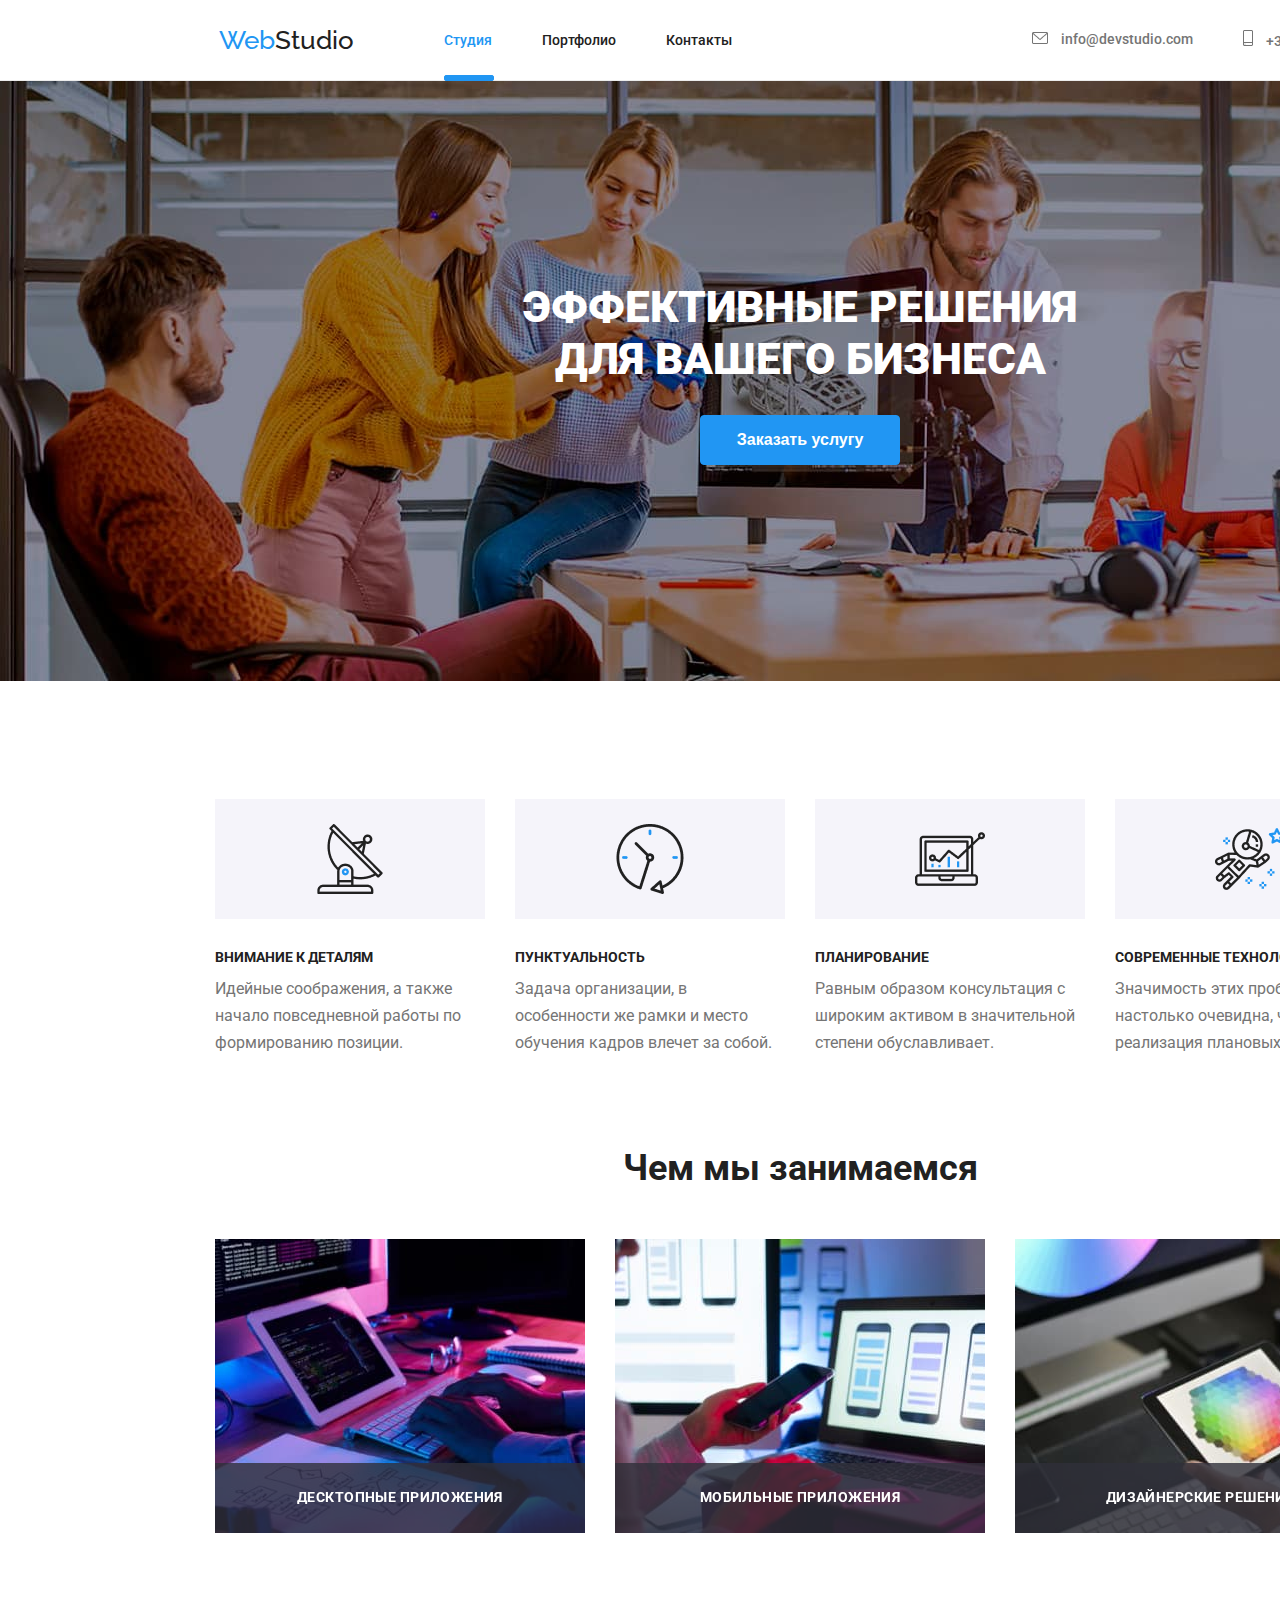
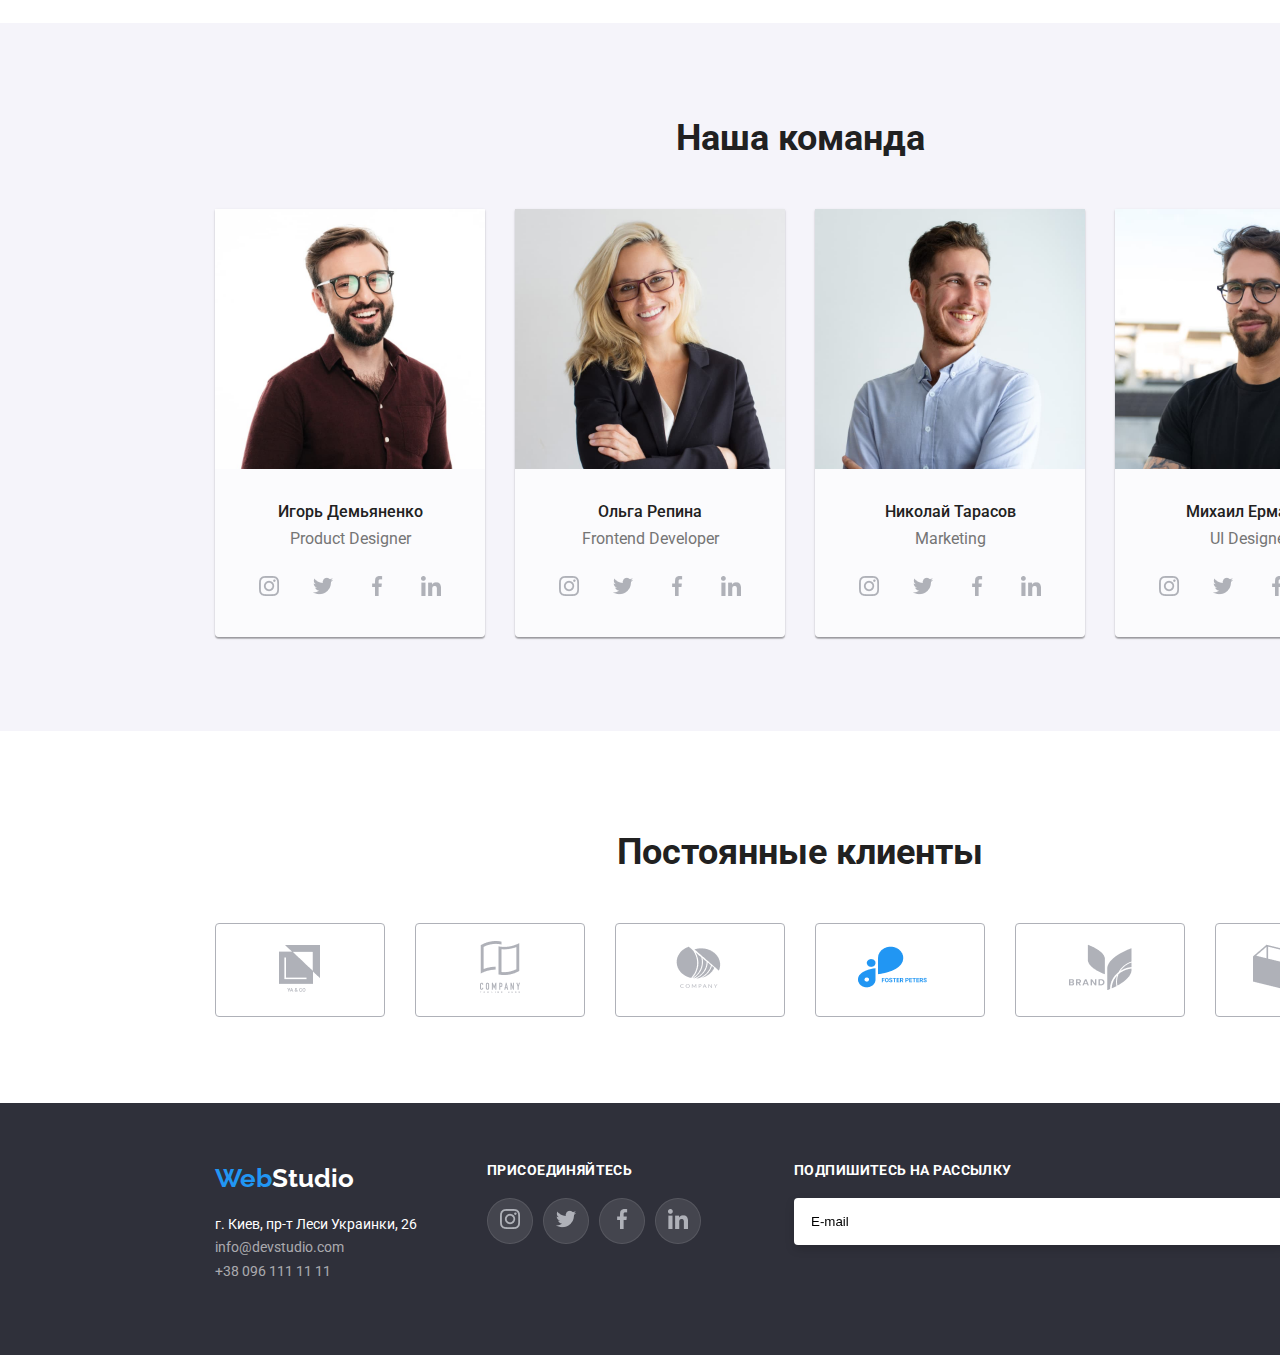
<file: index.html>
<!DOCTYPE html>
<html lang="ru">

<head>
    <meta charset="UTF-8">
    <meta http-equiv="X-UA-Compatible" content="IE=edge">
    <meta name="viewport" content="width=device-width, initial-scale=1.0">
    <link rel="preconnect" href="https://fonts.googleapis.com">
    <link rel="preconnect" href="https://fonts.gstatic.com" crossorigin>
    <link
        href="https://fonts.googleapis.com/css2?family=Raleway:wght@700&family=Roboto:wght@400;500;700;900&display=swap"
        rel="stylesheet">
    <link rel="stylesheet" href="./css/styles.css">
    <title>Студія</title>
</head>

<body>
    <header>
        <!--  Навигация -->
        <div class="fixed" id="fixed">asasa</div>
        <div class="nav">
            <nav class="navigation">
                <a href="./index.html" class="navigation-logo"><span class="logo-color">Web</span>Studio</a>
                <ul class="navigation-list">
                    <li class="navigation-item">
                        <a href="./index.html" class="navigation-link active">Студия</a>
                        <span class="active-link"></span>
                    </li>
                    <li class="navigation-item">
                        <a href="./portfolio.html" class="navigation-link">Портфолио</a>
                    </li>
                    <li class="navigation-item">
                        <a href="#" class="navigation-link">Контакты</a>
                    </li>
                </ul>
            </nav>
            <!--  Контакты -->
            <div>
                <ul class="navigation-contacts">
                    <li>
                        <img src="./images/envelope.png" alt="email_icon">
                        <a href="mailto:info@devstudio.com" class="navigation-contacts-mail">info@devstudio.com</a>
                    </li>
                    <li>
                        <img src="./images/smartphone.png" alt="tel_icon">
                        <a href="tel:+380961111111" class="navigation-contacts-tel">+38 096 111 11 11</a>
                    </li>
                </ul>
            </div>
        </div>

    </header>

    <main>
        <!-- Решения -->
        <section class="main-solutions">
            <div class="solutions-block">
                <h1 class="main-solutions-title">Эффективные решения<br /> для вашего бизнеса</h1>
                <a href="#popup"><button type="button" class="main-solutions-button">Заказать услугу</button></a>
            </div>
        </section>

        <!-- Наши преимущества -->
        <section class="main-privilege">
            <h2 class="main-privilege-title">Наши преимущества</h2>
            <ul class="privilege-list">
                <li class="privilege-item">
                    <div class="privilege-item-img">
                        <img src="./images/antenna_1.png" alt="antenna" width="70" height="70">
                    </div>
                    <h3 class="privilege-item-title">Внимание к деталям</h3>
                    <p class="privilege-item-text">Идейные соображения, а также начало повседневной работы по
                        формированию позиции.</p>
                </li>
                <li class="privilege-item">
                    <div class="privilege-item-img">
                        <img src="./images/clock_1.png" alt="antenna" width="70" height="70">
                    </div>
                    <h3 class="privilege-item-title">Пунктуальность</h3>
                    <p class="privilege-item-text">Задача организации, в особенности же рамки и место обучения кадров
                        влечет за собой.</p>
                </li>
                <li class="privilege-item">
                    <div class="privilege-item-img">
                        <img src="./images/diagram_1.png" alt="antenna" width="70" height="70">
                    </div>
                    <h3 class="privilege-item-title">Планирование</h3>
                    <p class="privilege-item-text">Равным образом консультация с широким активом в значительной степени
                        обуславливает.</p>
                </li>
                <li class="privilege-item">
                    <div class="privilege-item-img">
                        <img src="./images/astronaut_1.png" alt="antenna" width="70" height="70">
                    </div>
                    <h3 class="privilege-item-title">Современные технологии</h3>
                    <p class="privilege-item-text">Значимость этих проблем настолько очевидна, что реализация плановых
                        заданий.</p>
                </li>
            </ul>
        </section>
        <!-- Чем занимаемся -->
        <section class="main-lessons">
            <h2 class="lessons-title">Чем мы занимаемся</h2>
            <ul class="lessons-list">
                <li class="lessons-item">
                    <img src="./images/img.jpg" alt="box1" width="370" height="294">
                    <span class="lessons-ladel">Десктопные приложения</span>
                </li>
                <li class="lessons-item">
                    <img src="./images/box_2.jpg" alt="box2" width="370" height="294">
                    <span class="lessons-ladel">Мобильные приложения</span>
                </li>
                <li class="lessons-item">
                    <img src="./images/box_3.jpg" alt="box3" width="370" height="294">
                    <span class="lessons-ladel">Дизайнерские решения</span>
                </li>
            </ul>
        </section>
        <!--  Наша команда -->
        <section class="main-team">
            <h2 class="team-title">Наша команда</h2>
            <ul class="team-list">
                <li class="team-card">
                    <img src="./images/img(1).jpg" alt="" width="270" height="260">
                    <h3 class="team-list-title">Игорь Демьяненко</h3>
                    <p class="team-list-text">Product Designer</p>
                    <ul class="main-social">
                        <li>
                            <a href="https://www.instagram.com/" target="_blank"> <img src="./images/instagram_2.png"
                                    alt="instagram"></a>
                        </li>
                        <li>
                            <a href="https://twitter.com/" target="_blank"><img src="./images/twitter_1.png"
                                    alt="twitter"></a>
                        </li>
                        <li>
                            <a href="https://www.facebook.com/" target="_blank"><img src="./images/facebook_1.png"
                                    alt="facebook"></a>
                        </li>
                        <li>
                            <a href="https://www.linkedin.com/" target="_blank"><img src="./images/linkedin_1.png"
                                    alt="linkedin"></a>
                        </li>
                    </ul>
                </li>
                <li class="team-card">
                    <img src="./images/img(2).jpg" alt="" width="270" height="260">
                    <h3 class="team-list-title">Ольга Репина</h3>
                    <p class="team-list-text">Frontend Developer</p>
                    <ul class="main-social">
                        <li>
                            <a href="https://www.instagram.com/" target="_blank"> <img src="./images/instagram_2.png"
                                    alt="instagram"></a>
                        </li>
                        <li>
                            <a href="https://twitter.com/" target="_blank"><img src="./images/twitter_1.png"
                                    alt="twitter"></a>
                        </li>
                        <li>
                            <a href="https://www.facebook.com/" target="_blank"><img src="./images/facebook_1.png"
                                    alt="facebook"></a>
                        </li>
                        <li>
                            <a href="https://www.linkedin.com/" target="_blank"><img src="./images/linkedin_1.png"
                                    alt="linkedin"></a>
                        </li>
                    </ul>
                </li>
                <li class="team-card">
                    <img src="./images/img(3).jpg" alt="" width="270" height="260">
                    <h3 class="team-list-title">Николай Тарасов</h3>
                    <p class="team-list-text">Marketing</p>
                    <ul class="main-social">
                        <li>
                            <a href="https://www.instagram.com/" target="_blank"> <img src="./images/instagram_2.png"
                                    alt="instagram"></a>
                        </li>
                        <li>
                            <a href="https://twitter.com/" target="_blank"><img src="./images/twitter_1.png"
                                    alt="twitter"></a>
                        </li>
                        <li>
                            <a href="https://www.facebook.com/" target="_blank"><img src="./images/facebook_1.png"
                                    alt="facebook"></a>
                        </li>
                        <li>
                            <a href="https://www.linkedin.com/" target="_blank"><img src="./images/linkedin_1.png"
                                    alt="linkedin"></a>
                        </li>
                    </ul>
                </li>
                <li class="team-card">
                    <img src="./images/img(4).jpg" alt="" width="270" height="260">
                    <h3 class="team-list-title">Михаил Ермаков</h3>
                    <p class="team-list-text">UI Designer</p>
                    <ul class="main-social">
                        <li>
                            <a href="https://www.instagram.com/" target="_blank"> <img src="./images/instagram_2.png"
                                    alt="instagram"></a>
                        </li>
                        <li>
                            <a href="https://twitter.com/" target="_blank"><img src="./images/twitter_1.png"
                                    alt="twitter"></a>
                        </li>
                        <li>
                            <a href="https://www.facebook.com/" target="_blank"><img src="./images/facebook_1.png"
                                    alt="facebook"></a>
                        </li>
                        <li>
                            <a href="https://www.linkedin.com/" target="_blank"><img src="./images/linkedin_1.png"
                                    alt="linkedin"></a>
                        </li>
                    </ul>
                </li>
            </ul>
        </section>
        <!-- Постоянные клиенты -->
        <section class="main-client">
            <h2 class="client-title">Постоянные клиенты</h2>
            <ul class="client-list">
                <li class="client-width"><a href="#"><img src="./images/Logo_1.png" alt=""></a></li>
                <li class="client-width"><a href="#"><img src="./images/Logo_2.png" alt=""></a></li>
                <li class="client-width"><a href="#"><img src="./images/Logo_3.png" alt=""></a></li>
                <li class="client-width"><a href="#"><img src="./images/Logo_4.png" alt=""></a></li>
                <li class="client-width"><a href="#"><img src="./images/Logo_5.png" alt=""></a></li>
                <li class="client-width"><a href="#"><img src="./images/Logo_6.png" alt=""></a></li>
            </ul>
        </section>
    </main>
    <!--  Footer -->
    <footer class="footer">
        <div class="footer-content">
            <a href="#" class="footer-logo"><span class="logo-color">Web</span>Studio</a>
            <address class="footer-addres">
                <ul class="footer-list">
                    <li><a
                            href="https://www.google.com.ua/maps/place/%D0%B1%D1%83%D0%BB.+%D0%9B%D0%B5%D1%81%D0%B8+%D0%A3%D0%BA%D1%80%D0%B0%D0%B8%D0%BD%D0%BA%D0%B8,+26,+%D0%9A%D0%B8%D0%B5%D0%B2,+02000/@50.4265841,30.5361971,17z/data=!3m1!4b1!4m5!3m4!1s0x40d4cf0e033ecbe9:0x57a4dffefec77da0!8m2!3d50.4265807!4d30.5383858?hl=ru">
                            г. Киев, пр-т Леси Украинки, 26</a></li>
                    <li class="footer-list-email"><a href="mailto:info@devstudio.com">info@devstudio.com</a></li>
                    <li class="footer-list-tel"><a href="tel:+380961111111">+38 096 111 11 11</a></li>
                </ul>
            </address>
        </div>
        <div class="footer-social">
            <p>присоединяйтесь</p>
            <ul class="footer-social-list">
                <li class="social-item">
                    <a href="https://www.instagram.com/" target="_blank"> <img src="./images/instagram_2.png"
                            alt="instagram"></a>
                </li>
                <li class="social-item">
                    <a href="https://twitter.com/" target="_blank"><img src="./images/twitter_1.png" alt="twitter"></a>
                </li>
                <li class="social-item">
                    <a href="https://www.facebook.com/" target="_blank"><img src="./images/facebook_1.png"
                            alt="facebook"></a>
                </li>
                <li class="social-item">
                    <a href="https://www.linkedin.com/" target="_blank"><img src="./images/linkedin_1.png"
                            alt="linkedin"></a>
                </li>
            </ul>
        </div>
        <div class="footer-email">
            <p>Подпишитесь на рассылку</p>
            <div>
                <input class="email" type="email" name="email" id="email" value="E-mail">
                <button class="email-button" type="submit">Подписаться</button>
            </div>

        </div>
    </footer>
    <div id="popup" class="popup">
        <a href="#fixed" class="popup-area"></a>
        <div class="popup-body">
            <div class="popup-content">
                <a href="#fixed" class="popup-close">X</a>
                <div class="popup-title">Оставьте свои данные, мы вам перезвоним</div>
                <div class="popup-form">
                    <div class="input-block">
                        <label class="label-form-name" for="name">Имя</label>
                        <input class="form-name" type="text" name="name" id="name">
                        <label class="label-form-tel" for="tel">Телефон</label>
                        <input class="form-tel" type="tel" name="tel" id="tel">
                        <label class="label-form-mail" for="mail">Почта</label>
                        <input class="form-mail" type="email" name="mail" id="mail">
                    </div>
                    <div class="koment-block">
                        <label class="label-koment" for="koment">Коментарий</label>
                        <textarea class="koment-text" name="koment" id="koment" cols="30"
                            rows="10">Введите текст</textarea>
                    </div>
                    <div class="chek-block">
                        <input type="checkbox" name="checkbox" id="checkbox">
                        <p>Соглашаюсь с рассылкой и принимаю <a href="#">Условия договора</a></p>
                    </div>
                    <div class="button-block"><button class="form-button" type="submit">Отправить</button></div>
                </div>
            </div>
        </div>
    </div>
</body>

</html>
</file>
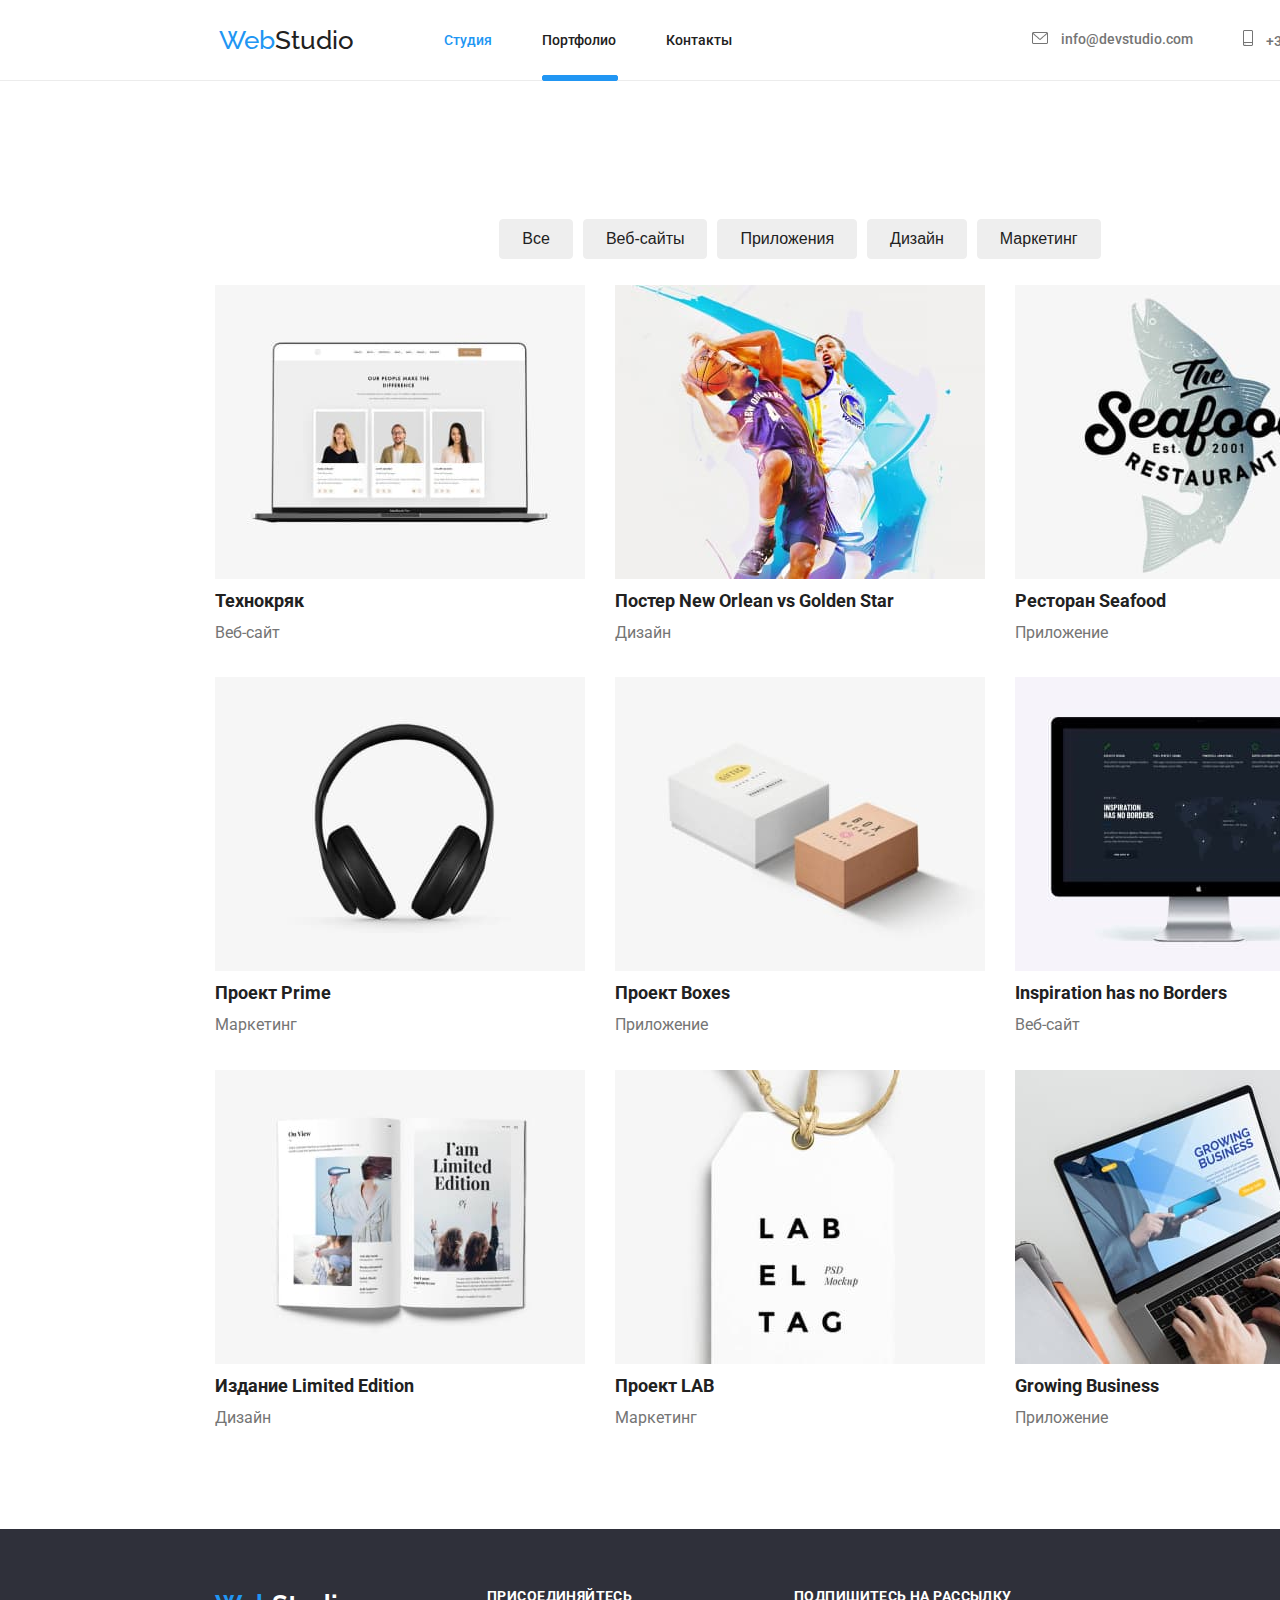
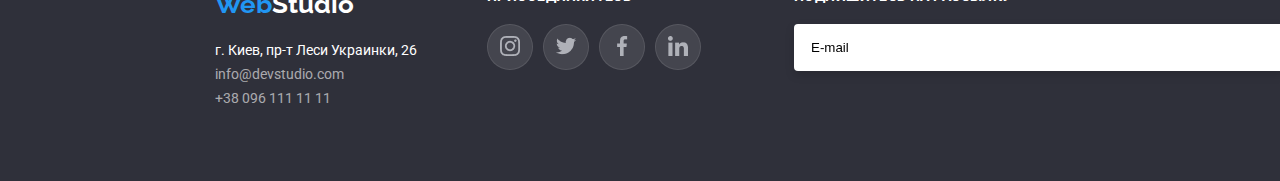
<file: portfolio.html>
<!DOCTYPE html>
<html lang="ru">

<head>
    <meta charset="UTF-8">
    <meta http-equiv="X-UA-Compatible" content="IE=edge">
    <meta name="viewport" content="width=device-width, initial-scale=1.0">
    <link rel="preconnect" href="https://fonts.googleapis.com">
    <link rel="preconnect" href="https://fonts.gstatic.com" crossorigin>
    <link
        href="https://fonts.googleapis.com/css2?family=Raleway:wght@700&family=Roboto:wght@400;500;700;900&display=swap"
        rel="stylesheet">
    <link rel="stylesheet" href="./css/styles.css">
    <title>Потфоліо</title>
</head>

<body>
    <header>
        <!--  Навигация -->
        <div class="nav">
            <nav class="navigation">
                <a href="./index.html" class="navigation-logo"><span class="logo-color">Web</span>Studio</a>
                <ul class="navigation-list">
                    <li class="navigation-item">
                        <a href="./index.html" class="navigation-link active">Студия</a>
                    </li>
                    <li class="navigation-item">
                        <a href="./portfolio.html" class="navigation-link">Портфолио</a>
                        <span class="portfolio-active-link"></span>
                    </li>
                    <li class="navigation-item">
                        <a href="#" class="navigation-link">Контакты</a>
                    </li>
                </ul>
            </nav>
            <!--  Контакты -->
            <div>
                <ul class="navigation-contacts">
                    <li>
                        <img src="./images/envelope.png" alt="email_icon">
                        <a href="mailto:info@devstudio.com" class="navigation-contacts-mail">info@devstudio.com</a>
                    </li>
                    <li>
                        <img src="./images/smartphone.png" alt="tel_icon">
                        <a href="tel:+380961111111" class="navigation-contacts-tel">+38 096 111 11 11</a>
                    </li>
                </ul>
            </div>
        </div>

    </header>
    <main>
        <section class="contant">
            <h1 class="contant-portfolio">Портфолио</h1>
            <ul class="nav-list">
                <li class="nav-item">
                    <button type="button">Все</button>
                </li>
                <li class="nav-item">
                    <button type="button">Веб-сайты</button>
                </li>
                <li class="nav-item">
                    <button type="button">Приложения</button>
                </li>
                <li class="nav-item">
                    <button type="button">Дизайн</button>
                </li>
                <li class="nav-item">
                    <button type="button">Маркетинг</button>
                </li>
            </ul>
            <ul class="contant-list">
                <li class="contant-item">
                    <a href="#" class="contant-link">
                        <img src="./images/img(5).jpg" alt="Веб-сайт" width="370" height="294">
                       <!--  <div class="contact-hover"></div> -->
                        <h2 class="contant-title">Технокряк</h2>
                        <p class="contant-text">Веб-сайт</p>
                    </a>
                </li>
                <li class="contant-item">
                    <a href="#" class="contant-link">
                        <img src="./images/img(6).jpg" alt="Дизайн" width="370" height="294">
                        <h2 class="contant-title">Постер New Orlean vs Golden Star</h2>
                        <p class="contant-text">Дизайн</p>
                    </a>
                </li>
                <li class="contant-item">
                    <a href="#" class="contant-link">
                        <img src="./images/img(7).jpg" alt="Приложение" width="370" height="294">
                        <h2 class="contant-title">Ресторан Seafood</h2>
                        <p class="contant-text">Приложение</p>
                    </a>
                </li>
                <li class="contant-item">
                    <a href="#" class="contant-link">
                        <img src="./images/img(8).jpg" alt="Маркетинг" width="370" height="294">
                        <h2 class="contant-title">Проект Prime</h2>
                        <p class="contant-text">Маркетинг</p>
                    </a>
                </li>
                <li class="contant-item">
                    <a href="#" class="contant-link">
                        <img src="./images/img(9).jpg" alt="Приложение" width="370" height="294">
                        <h2 class="contant-title">Проект Boxes</h2>
                        <p class="contant-text">Приложение</p>
                    </a>
                </li>
                <li class="contant-item">
                    <a href="#" class="contant-link">
                        <img src="./images/img(10).jpg" alt="Веб-сайт" width="370" height="294">
                        <h2 class="contant-title">Inspiration has no Borders</h2>
                        <p class="contant-text">Веб-сайт</p>
                    </a>
                </li>
                <li class="contant-item">
                    <a href="#" class="contant-link">
                        <img src="./images/img(11).jpg" alt="Дизайн" width="370" height="294">
                        <h2 class="contant-title">Издание Limited Edition</h2>
                        <p class="contant-text">Дизайн</p>
                    </a>
                </li>
                <li class="contant-item">
                    <a href="#" class="contant-link">
                        <img src="./images/img(12).jpg" alt="Маркетинг" width="370" height="294">
                        <h2 class="contant-title">Проект LAB</h2>
                        <p class="contant-text">Маркетинг</p>
                    </a>
                </li>
                <li class="contant-item">
                    <a href="#" class="contant-link">
                        <img src="./images/img(13).jpg" alt="Приложение" width="370" height="294">
                        <h2 class="contant-title">Growing Business</h2>
                        <p class="contant-text">Приложение</p>
                    </a>
                </li>
            </ul>
        </section>

    </main>
    <footer class="footer">
        <div class="footer-content">
            <a href="#" class="footer-logo"><span class="logo-color">Web</span>Studio</a>
            <address class="footer-addres">
                <ul class="footer-list">
                    <li><a
                            href="https://www.google.com.ua/maps/place/%D0%B1%D1%83%D0%BB.+%D0%9B%D0%B5%D1%81%D0%B8+%D0%A3%D0%BA%D1%80%D0%B0%D0%B8%D0%BD%D0%BA%D0%B8,+26,+%D0%9A%D0%B8%D0%B5%D0%B2,+02000/@50.4265841,30.5361971,17z/data=!3m1!4b1!4m5!3m4!1s0x40d4cf0e033ecbe9:0x57a4dffefec77da0!8m2!3d50.4265807!4d30.5383858?hl=ru">
                            г. Киев, пр-т Леси Украинки, 26</a></li>
                    <li class="footer-list-email"><a href="mailto:info@devstudio.com">info@devstudio.com</a></li>
                    <li class="footer-list-tel"><a href="tel:+380961111111">+38 096 111 11 11</a></li>
                </ul>
            </address>
        </div>
        <div class="footer-social">
            <p>присоединяйтесь</p>
            <ul class="footer-social-list">
                <li class="social-item">
                    <a href="https://www.instagram.com/" target="_blank"> <img src="./images/instagram_2.png"
                            alt="instagram"></a>
                </li>
                <li class="social-item">
                    <a href="https://twitter.com/" target="_blank"><img src="./images/twitter_1.png" alt="twitter"></a>
                </li>
                <li class="social-item">
                    <a href="https://www.facebook.com/" target="_blank"><img src="./images/facebook_1.png"
                            alt="facebook"></a>
                </li>
                <li class="social-item">
                    <a href="https://www.linkedin.com/" target="_blank"><img src="./images/linkedin_1.png"
                            alt="linkedin"></a>
                </li>
            </ul>
        </div>
        <div class="footer-email">
            <p>Подпишитесь на рассылку</p>
            <div>
                <input class="email" type="email" name="email" id="email" value="E-mail">
                <button class="email-button" type="submit">Подписаться</button>
            </div>

        </div>
    </footer>
</body>

</html>
</file>
<file: css/styles.css>
:root {
  --color-text: #757575;
  --color-title: #212121;
  --color-accent: #2196f3;
  --color-border: #afb1b8;
  --color-dark-background: #2f303a;
  --color-light-background: #f5f4fa;
  --color-button-background: #eeeeee;
  --color-button-background-focus: #188ce8;
  --color-white: #fff;
  --collor-border: #ececec;
  --color-footer-icon-background: #ffffff1a;
  --color-light-white: rgba(255, 255, 255, 0.6);
  --font-size-text: 14px;
  --font-size-title: 36px;
}
* {
  margin: 0;
  padding: 0;
}
body {
  box-sizing: border-box;
  font-family: "Roboto", sans-serif;
}

/* Header */
.fixed {
  position: fixed;
  opacity: 0;
  overflow: hidden;
}
.nav {
  display: flex;
  align-items: center;
  justify-content: center;
  width: 1600px;
  height: 80px;
  text-decoration: none;
  border-bottom: 1px solid var(--collor-border);
}
.nav a {
  color: var(--color-title);
  font-weight: 500;
}
.navigation-logo {
  text-decoration: none;
  font-size: 26px;
  font-family: "Raleway", sans-serif;
  font-weight: 700;
}
.logo-color {
  color: var(--color-accent);
}
.navigation {
  display: flex;
  align-items: center;
}
.navigation-list {
  display: flex;
  gap: 50px;
  align-items: center;
  margin-left: 90px;
  font-size: var(--font-size-text);
}
.navigation-item {
  list-style: none;
  display: flex;
  flex-direction: column;
}
.navigation-item a {
  color: var(--color-title);
}
.navigation-link {
  text-decoration: none;
  position: relative;
  /* padding:   29px 0 ; */
}

.navigation-link:hover,
.navigation-link:focus,
.navigation-link:active,
.navigation-item .active,
.navigation-contacts-mail:hover,
.navigation-contacts-mail:focus,
.navigation-contacts-tel:hover,
.navigation-contacts-tel:focus {
  color: var(--color-accent);
}
.active-link {
  width: 48px;
  height: 4px;
  background-color: var(--color-accent);
  border: 1px solid var(--color-accent);
  border-radius: 2px;
  position: absolute;
  top: 75px;
  /* margin-bottom: auto 0; */
}
.portfolio-active-link {
  width: 74px;
  height: 4px;
  background-color: var(--color-accent);
  border: 1px solid var(--color-accent);
  border-radius: 2px;
  position: absolute;
  top: 75px;
}
.navigation-contacts {
  margin-left: 300px;
  display: flex;
  align-items: center;
  gap: 50px;
  font-size: var(--font-size-text);
  font-weight: 500;
  line-height: 1.1;
  list-style: none;
}
.navigation-contacts a {
  color: var(--color-text);
}
.navigation-contacts-mail,
.navigation-contacts-tel {
  text-decoration: none;
  margin-left: 10px;
}
/* Main */
/* Решения */
.main-solutions {
  width: 1600px;
  height: 600px;
  /* background-color: var(--color-dark-background); */
  background-image: url(/images/shapka.jpg);
}
.solutions-block {
  padding-top: 200px;
  display: flex;
  align-items: center;
  justify-content: center;
  flex-direction: column;
}
.main-solutions-title {
  text-align: center;
  text-transform: uppercase;
  font-weight: 900;
  font-size: 44px;
  color: var(--color-white);
}
.main-solutions-button {
  font-weight: 700;
  font-size: 16px;
  width: 200px;
  height: 50px;
  background-color: var(--color-accent);
  border: 1px solid var(--color-accent);
  border-radius: 4px;
  margin-top: 30px;
  color: var(--color-white);
  cursor: pointer;
}
.main-solutions-button:hover,
.main-solutions-button:focus {
  background: var(--color-button-background-focus);
}
.main-solutions-button a {
  /* color: var(--color-white); */
  /* cursor: pointer; */
  /*  text-decoration: none; */
}
/* Наши преимущества */
.main-privilege {
  width: 1170px;
  height: auto;
  margin: 90px 0 0 215px;
  text-align: left;
}
.main-privilege-title {
  visibility: hidden;
}
.privilege-list {
  display: flex;
  gap: 30px;
}
.privilege-item {
  list-style: none;
}
.privilege-item-img {
  width: 270px;
  height: 120px;
  background-color: var(--color-light-background);
  display: flex;
  justify-content: center;
  align-items: center;
}
.privilege-item-title {
  font-size: var(--font-size-text);
  text-transform: uppercase;
  font-weight: 700;
  color: var(--color-title);
  margin-top: 30px;
}
.privilege-item-text {
  margin-top: 10px;
  font-weight: 400;
  line-height: 1.7;
  color: var(--color-text);
}
/* Чем мы занимаемся */
.main-lessons {
  width: 1170px;
  height: 386px;
  margin: 90px 0 0 215px;
}
.lessons-title {
  text-align: center;
  font-weight: 700;
  font-size: 36px;
  color: var(--color-title);
}
.lessons-list {
  list-style: none;
  display: flex;
  gap: 30px;
  margin-top: 50px;
}
.lessons-item {
  position: relative;
  display: flex;
  justify-content: center;
}
.lessons-ladel {
  position: absolute;
  bottom: 0;
  text-align: center;
  display: flex;
  justify-content: center;
  align-items: center;
  width: 370px;
  height: 70px;
  background-color: rgba(47, 48, 58, 0.8);
  color: var(--color-white);
  text-transform: uppercase;
  font-size: 14px;
  font-weight: 700;
  line-height: 1.1;
  letter-spacing: 0.03em;
}
/* Наша команда */
.main-team {
  width: 1600px;
  height: 708px;
  margin-top: 90px;
  background-color: var(--color-light-background);
}
.team-title {
  text-align: center;
  font-weight: 700;
  font-size: 36px;
  color: var(--color-title);
  padding-top: 94px;
}
.team-list {
  list-style: none;
  display: flex;
  gap: 30px;
  margin: 50px 0 0 215px;
}
.team-card {
  width: 270px;
  height: 428px;
  background-color: var(--color-light-white);
  box-shadow: 0px 1px 3px rgba(0, 0, 0, 0.12), 0px 1px 1px rgba(0, 0, 0, 0.14),
    0px 2px 1px rgba(0, 0, 0, 0.2);
  border-radius: 0px 0px 4px 4px;
}
.team-list-title {
  color: var(--color-title);
  font-weight: 500;
  font-size: 16px;
  line-height: 1.1;
  text-align: center;
  margin-top: 30px;
}
.team-list-text {
  color: var(--color-text);
  font-weight: 400;
  font-size: 16px;
  line-height: 1.1;
  text-align: center;
  margin-top: 10px;
}
.main-social {
  display: flex;
  gap: 10px;
  justify-content: center;
  margin-top: 16px;
  list-style: none;
}
.main-social img {
  padding: 12px;
}
.main-social img:hover {
  border: 1px solid var(--color-accent);
  border-radius: 50%;
  background-color: var(--color-accent);
}
/* Постоянные клиенты */
.main-client {
  width: 1170px;
  height: 184px;
  margin-top: 100px;
  margin-left: 215px;
}
.client-title {
  text-align: center;
  font-weight: 700;
  font-size: 36px;
  color: var(--color-title);
}
.client-width {
  width: 170px;
  height: 92px;
  border: 1px solid var(--color-border);
  border-radius: 4px;
  display: flex;
  justify-content: center;
  align-items: center;
}
.client-width:hover {
  border: 1px solid var(--color-accent);
}
.client-list {
  display: flex;
  gap: 30px;
  list-style: none;
  margin-top: 50px;
}
/* Footer */
.footer {
  width: 1600px;
  height: 252px;
  margin-top: 88px;
  background-color: var(--color-dark-background);
  color: var(--color-white);
  display: flex;
  gap: 70px;
}
main {
  flex: 1 1 auto;
}
.footer a {
  color: var(--color-white);
  text-decoration: none;
}

.footer-content {
  padding: 60px 0 0 215px;
}
.footer-logo {
  font-size: 26px;
  font-family: "Raleway", sans-serif;
  font-weight: 700;
}
.footer-addres {
  text-decoration: dashed;
}
.footer-list {
  font-weight: 400;
  font-size: 14px;
  line-height: 1.7;
  margin-top: 20px;
  font-style: normal;
  list-style: none;
}
.footer-list-email a,
.footer-list-tel a {
  color: var(--color-light-white);
}
.footer-list a:hover {
  color: var(--color-accent);
}
.footer-social {
  padding-top: 60px;
  font-weight: 700;
  font-size: var(--font-size-text);
  line-height: 1.1;
  letter-spacing: 0.03em;
  text-transform: uppercase;
}
.footer-social-list {
  list-style: none;
  display: flex;
  gap: 10px;
  margin-top: 20px;
}
.social-item {
  display: flex;
  justify-content: center;
  align-items: center;
  width: 44px;
  height: 44px;
  border-radius: 50%;
  border: 1px solid var(--color-footer-icon-background);
  background-color: var(--color-footer-icon-background);
}
.social-item:hover {
  border: 1px solid var(--color-accent);
  background-color: var(--color-accent);
}
.footer-email {
  padding: 60px 0 0 23px;
  font-weight: 700;
  font-size: var(--font-size-text);
  line-height: 1.1;
  letter-spacing: 0.03em;
  text-transform: uppercase;
}
.email {
  border: 1px solid rgba(255, 255, 255, 0.3);
  filter: drop-shadow(0px 4px 4px rgba(0, 0, 0, 0.15));
  border-radius: 4px;
  padding: 15px 295px 15px 16px;
  margin-top: 20px;
}
.email-button {
  background-color: var(--color-accent);
  box-shadow: 0px 4px 4px rgba(0, 0, 0, 0.15);
  border-radius: 4px;
  padding: 15px 28px 15px 29px;
  margin-left: 15px;
  cursor: pointer;
}

/* Main portfolio */
.contant {
  width: 1170px;
  height: 1360px;
  margin-left: 215px;
}
.contant-portfolio {
  visibility: hidden;
}
.nav-list {
  display: flex;
  justify-content: center;
  list-style: none;
  gap: 10px;
  margin-top: 100px;
}
.nav-item button {
  display: inline-block;
  cursor: pointer;
  padding: 6px 22px;
  line-height: 26px;
  font-weight: 500;
  color: var(--color-title);
  background-color: var(--color-button-background);
  border: 1px solid var(--color-button-background);
  border-radius: 4px;
  font-weight: 500;
  font-size: 16px;
  line-height: 1.6;
}
.nav-item button:hover,
.nav-item button:focus {
  color: var(--color-white);
  background-color: var(--color-accent);
  box-shadow: 0px 3px 1px rgba(0, 0, 0, 0.1), 0px 1px 2px rgba(0, 0, 0, 0.08),
    0px 2px 2px rgba(0, 0, 0, 0.12);
}
.contant-list {
  display: flex;
  justify-content: center;
  align-items: center;
  flex-wrap: wrap;
  list-style: none;
  gap: 30px;
  margin-top: 26px;
}
.contant-link {
  text-decoration: none;
}
.contant-title {
  font-weight: 700;
  font-size: 18px;
  line-height: 2;
  color: var(--color-title);
}
.contant-text {
  font-weight: 400;
  font-size: 16px;
  line-height: 1.8;
  color: var(--color-text);
}
/* .contact-hover{
  width: 370px;
  height: 294px;
  background-color: rgba(33, 150, 243, 0.9);
  opacity: 0;
  overflow: hidden;
} */
/* .contant-item {
  background-color: rgba(33, 150, 243, 0.9);
  z-index: 2;
} */

/* Popup */
.popup {
  position: fixed;
  top: 0;
  left: 0;
  width: 100%;
  height: 100%;
  background-color: rgba(0, 0, 0, 0.2);
  opacity: 0;
  visibility: hidden;
  overflow-y: auto;
  overflow-x: hidden;
  transition: all 0.8s ease 0s;
}
.popup:target {
  opacity: 1;
  visibility: visible;
}
.popup:target .popup-content {
  opacity: 1;
  transform: translate(0px, 0px);
}
.popup-area {
  position: absolute;
  width: 100%;
  height: 100%;
  top: 0;
  left: 0;
}
.popup-body {
  display: flex;
  justify-content: center;
  align-items: top;
  width: 528px;
  height: 581px;
}
.popup-content {
  position: fixed;
  top: 221px;
  left: 536px;
  background-color: var(--color-white);
  max-width: 528px;
  padding: 0 30px;
  background: var(--color-white);
  box-shadow: 0px 1px 3px rgba(0, 0, 0, 0.12), 0px 1px 1px rgba(0, 0, 0, 0.14),
    0px 2px 1px rgba(0, 0, 0, 0.2);
  border-radius: 4px;
  transition: all 0.8s ease 0s;
  opacity: 0;
  transform: translate(0px, -100%);
}
.popup-close {
  position: absolute;
  top: 8px;
  right: 8px;
  text-decoration: none;
  color: var(--color-title);
}
.popup-title {
  color: var(--color-title);
  font-weight: 700;
  font-size: 20px;
  line-height: 1.15;
  max-width: 528px;
  text-align: center;
  margin-top: 40px;
}
.popup-form {
  margin-top: 12px;
}
.input-block {
  display: flex;
  flex-direction: column;
}
.label-form-name,
.label-form-tel,
.label-form-mail,
.label-koment {
  color: var(--color-text);
  font-weight: 400;
  font-size: 12px;
  line-height: 1.16;
}
.form-name,
.form-tel,
.form-mail,
.koment-text {
  width: 448px;
  height: 40px;
  border: 1px solid rgba(33, 33, 33, 0.2);
  border-radius: 4px;
  margin: 4px 0 10px 0;
}
.koment-block {
  display: flex;
  flex-direction: column;
}
.koment-text {
  color: rgba(117, 117, 117, 0.5);
  font-weight: 400;
  font-size: 12px;
  line-height: 1.16;
  letter-spacing: 0.01em;
  padding: 12px 1 12px 16px;
  min-height: 120px;
}
.chek-block {
  display: flex;
  gap: 8px;
  margin-top: 20px;
  color: var(--color-text);
}
.chek-block a {
  color: var(--color-accent);
}
.button-block {
  display: flex;
  justify-content: center;
}
.form-button {
  background-color: var(--color-accent);
  border: 1px solid var(--color-accent);
  border-radius: 4px;
  color: var(--color-white);
  cursor: pointer;
  margin: 30px 0 40px 0;
  width: 200px;
  height: 50px;
  font-weight: 700;
  font-size: 16px;
  line-height: 1.8;
}

.form-button:hover,
.form-button:focus {
  background: var(--color-button-background-focus);
}
@media (max-width: 768px){
  .nav{
   max-width: 768px; 
     }
   .navigation {
    margin: 26px 5px 26px 15px;
  }
  .main-solutions{
    width: 768px;
    height: 400px;
    background-size: contain;
  }
  .navigation-contacts{
    flex-direction: column;
    margin-left: 70px;
    margin-right: 10px;
    gap: 10px;
  }
  .navigation-contacts-mail
{
  margin-left: 2px;
  margin-right: 2px;
}
.navigation-contacts-tel{
  margin-left: 16px;
  margin-right: 5px;
}
.main-solutions-title{
  font-size: 26px;
  line-height: 1.6;
  letter-spacing: 0.06em;
}
.solutions-block{
  padding-top: 118px;
}
.main-privilege {
  margin: 0 0 0 15px;
  width: 768px;
}

.privilege-item-img{
  width: 354px;
  height: 251px;
}
.privilege-list{
  flex-direction: row;
  flex-wrap: wrap;
  align-content: space-between;
  width: 738px;

}
.privilege-item-text{
  width: 354px;
 
}
.main-lessons{
  width: 768px;
  height: auto;
  margin: 60px 0 0 15px;
}
.lessons-title,
.team-title,
.client-title{
  font-size: 28px;
}
.lessons-list{
  flex-direction: row;
  flex-wrap: wrap;
  align-content: space-between;
  width: 738px;
  margin-top: 30px;
}
.lessons-item{
  width: 354px;
}
.main-team{
  width: 768px;
  height: auto;
  margin-top: 60px;
}
.team-title{
  padding-top: 60px;
}
.team-list{
  flex-direction: row;
  flex-wrap: wrap;
  align-content: space-between;
  margin: 30px 0 0 15px;
}
.team-card {
  width: 354px;
  height: 536px;
}
.team-card>img{
  width: 354px;
  height: 374px;
}
.main-client{
  width: 738px;
  height: auto;
  margin: 60px 0 0 15px;
}
.client-width{
  width: 226px;
}
.client-list{
  flex-direction: row;
  flex-wrap: wrap;
  align-content: space-between;
  margin-top: 30px;
  gap: 25px;
}
.footer{
  width: 768px;
  height: auto;
  margin-top: 60px;
   flex-direction: row;
  flex-wrap: wrap;
  align-content: space-between;
  justify-content: space-between;
}
.footer-content{
  padding: 60px 10px 0 65px;
}
.footer-social {
  margin-right: 65px;
}
.footer-email{
  padding: 10px 0;
  margin: 0 auto;
  text-align: center;
}
.popup-content{
  top: 178px;
  left: 148px;
  /* max-width: 450px; */
  
}
.chek-block{
  font-size: var(--font-size-text);
}
.contant{
  width: 768px;
  height: auto;
  margin-left: 5px;
}
.nav-list{
  margin-top: 60px;
  
}
.contant-item{
width: 354px;
height: auto;

}
.contant-list{
 
}
}
</file>
